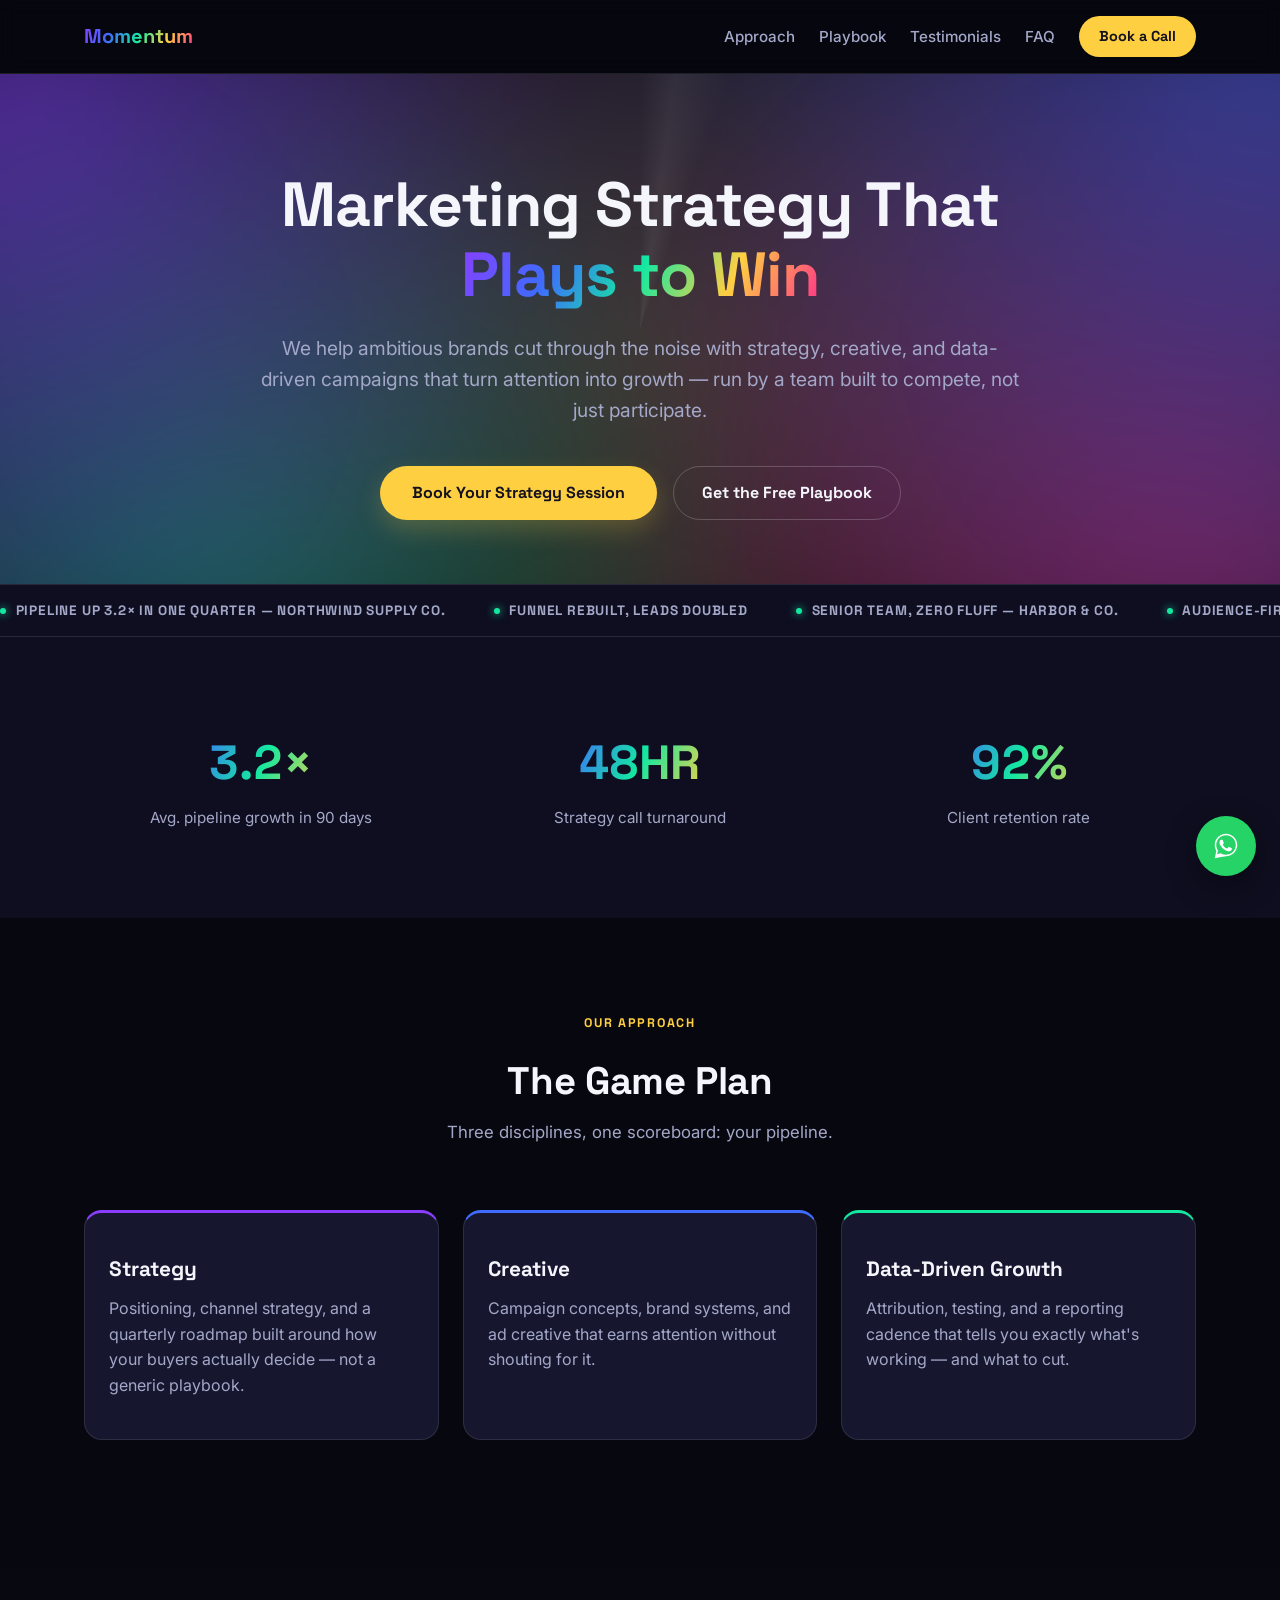
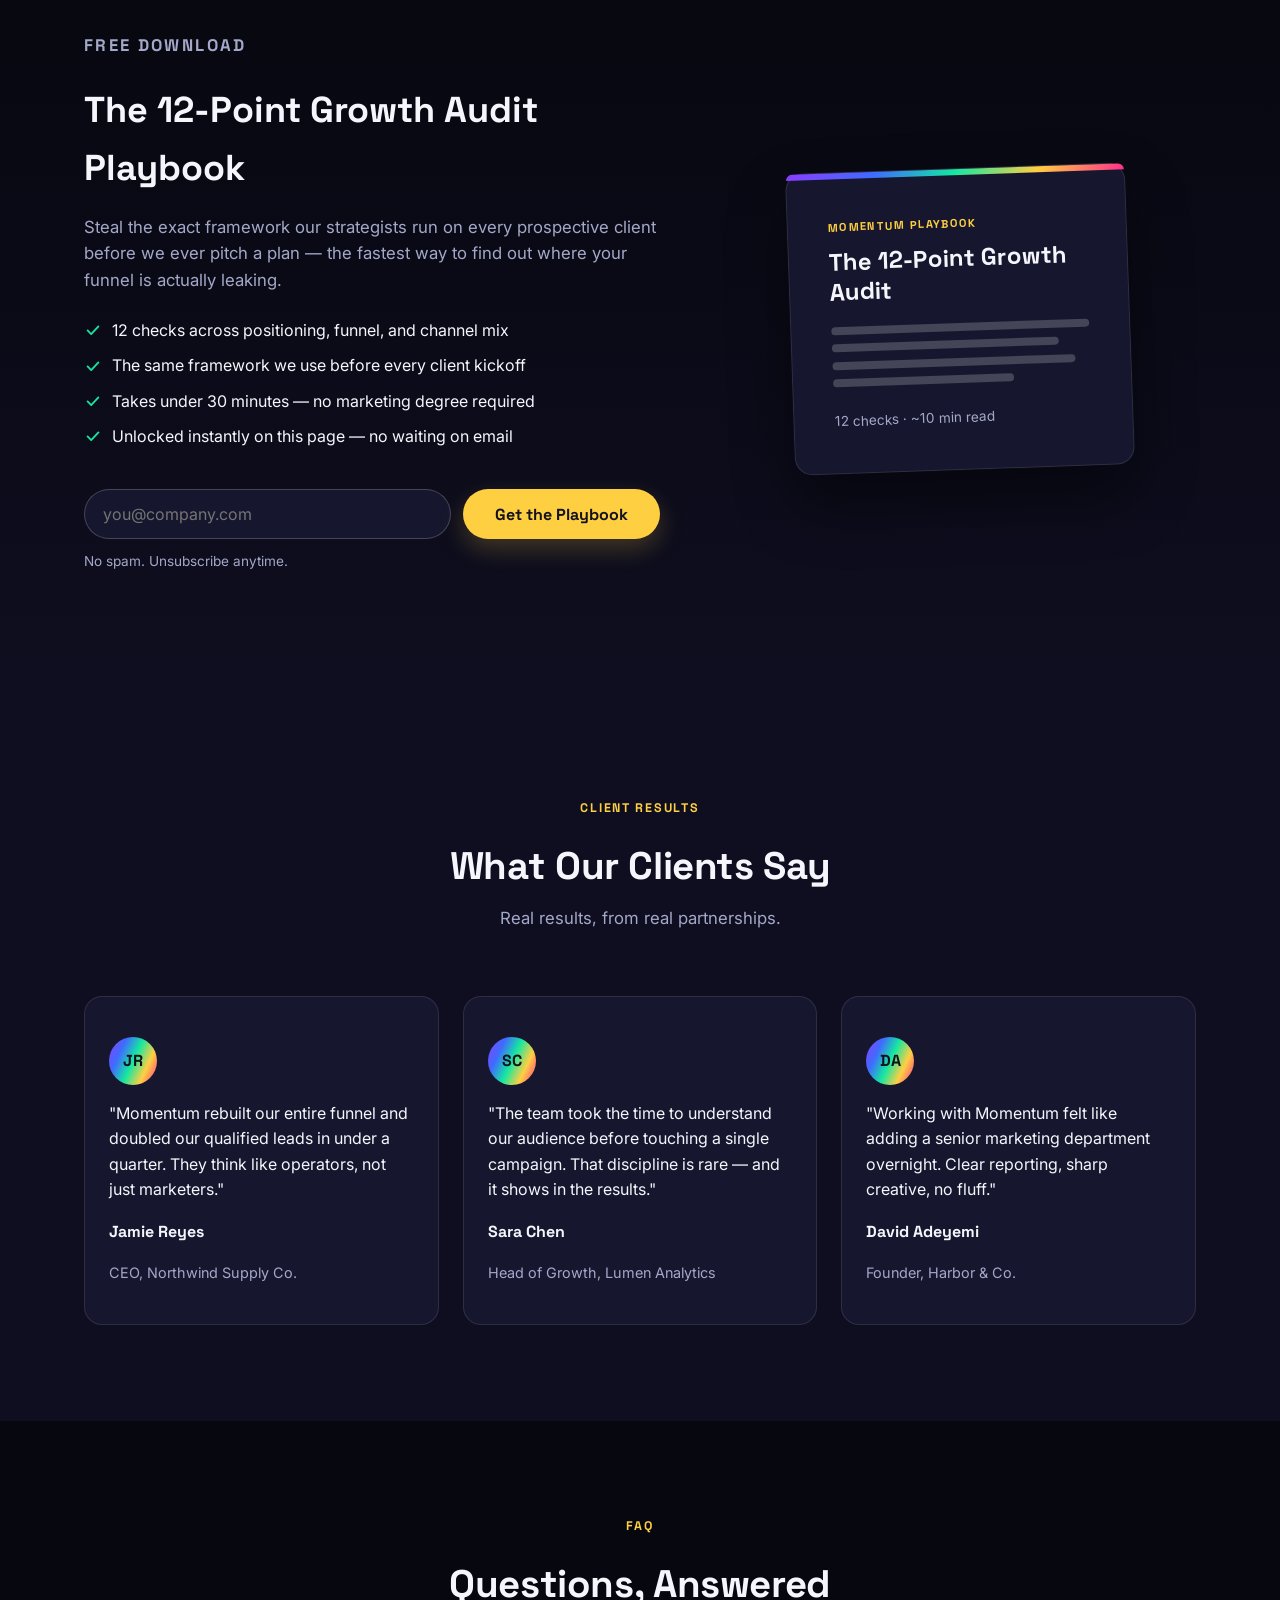
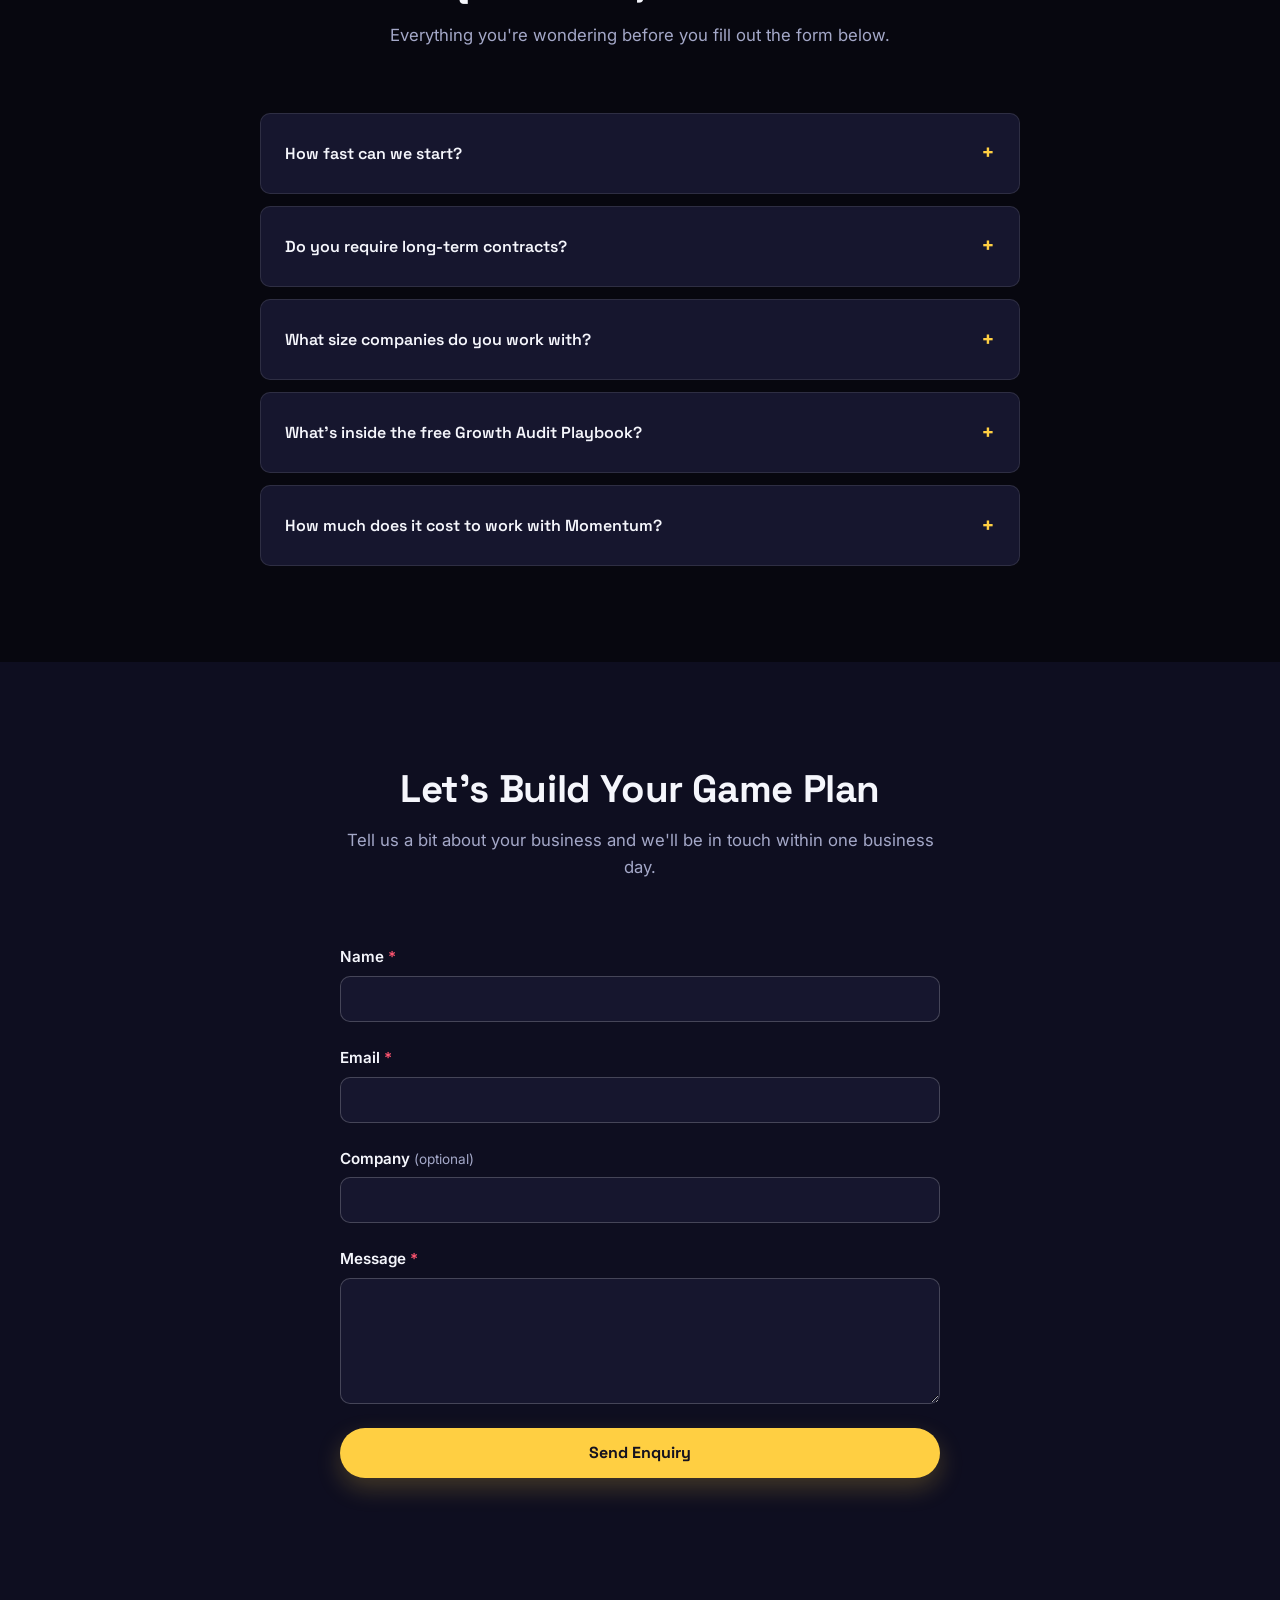
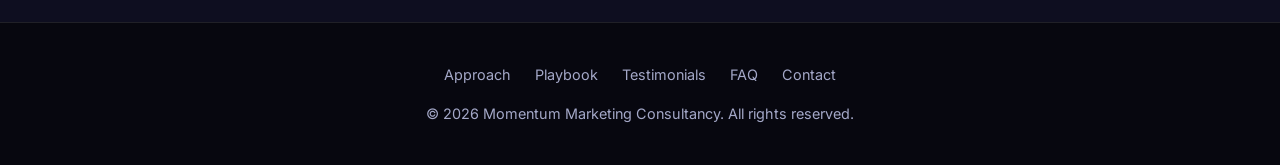
<file: index.html>
<!DOCTYPE html>
<html lang="en">
<head>
  <meta charset="UTF-8">
  <meta name="viewport" content="width=device-width, initial-scale=1.0">
  <title>Momentum Marketing Consultancy | Strategy &amp; Growth Marketing</title>
  <meta name="description" content="A marketing consultancy for ambitious brands — strategy, creative, and data-driven campaigns that turn attention into pipeline. Free growth audit inside.">
  <meta name="theme-color" content="#07070f">
  <link rel="icon" type="image/svg+xml" href="data:image/svg+xml,%3Csvg xmlns='http://www.w3.org/2000/svg' viewBox='0 0 32 32'%3E%3Crect width='32' height='32' rx='7' fill='%2307070f'/%3E%3Ctext x='16' y='23' font-family='Arial,sans-serif' font-weight='700' font-size='18' fill='%23ffcf42' text-anchor='middle'%3EM%3C/text%3E%3C/svg%3E">
  <link rel="canonical" href="https://chitraradhakrishnan0205-collab.github.io/marketing-website/">

  <meta property="og:type" content="website">
  <meta property="og:site_name" content="Momentum Marketing Consultancy">
  <meta property="og:title" content="Momentum Marketing Consultancy | Strategy &amp; Growth Marketing">
  <meta property="og:description" content="Strategy, creative, and data-driven campaigns that turn attention into pipeline. Get the free Growth Audit Playbook.">
  <meta property="og:url" content="https://chitraradhakrishnan0205-collab.github.io/marketing-website/">

  <meta name="twitter:card" content="summary">
  <meta name="twitter:title" content="Momentum Marketing Consultancy | Strategy &amp; Growth Marketing">
  <meta name="twitter:description" content="Strategy, creative, and data-driven campaigns that turn attention into pipeline. Get the free Growth Audit Playbook.">

  <link rel="preconnect" href="https://fonts.googleapis.com">
  <link rel="preconnect" href="https://fonts.gstatic.com" crossorigin>
  <link href="https://fonts.googleapis.com/css2?family=Inter:wght@400;500;600;700;800&family=Space+Grotesk:wght@500;700&display=swap" rel="stylesheet">
  <link rel="stylesheet" href="styles.css">

  <script type="application/ld+json">
  {
    "@context": "https://schema.org",
    "@type": "ProfessionalService",
    "name": "Momentum Marketing Consultancy",
    "description": "B2B marketing consultancy providing strategy, creative, and data-driven growth campaigns for ambitious mid-size brands.",
    "url": "https://chitraradhakrishnan0205-collab.github.io/marketing-website/",
    "areaServed": "Worldwide",
    "knowsAbout": ["Marketing strategy", "Brand creative", "Growth marketing", "Campaign attribution"]
  }
  </script>

  <script type="application/ld+json">
  {
    "@context": "https://schema.org",
    "@type": "FAQPage",
    "mainEntity": [
      {
        "@type": "Question",
        "name": "How fast can we start?",
        "acceptedAnswer": {
          "@type": "Answer",
          "text": "Most engagements kick off within a week of our first call — we skip the lengthy onboarding."
        }
      },
      {
        "@type": "Question",
        "name": "Do you require long-term contracts?",
        "acceptedAnswer": {
          "@type": "Answer",
          "text": "No. We work in 90-day sprints and earn the renewal every time — no multi-year lock-in."
        }
      },
      {
        "@type": "Question",
        "name": "What size companies do you work with?",
        "acceptedAnswer": {
          "@type": "Answer",
          "text": "Mid-size, founder-led brands that have outgrown founder-led marketing but aren't ready to build a full team in-house."
        }
      },
      {
        "@type": "Question",
        "name": "What's inside the free Growth Audit Playbook?",
        "acceptedAnswer": {
          "@type": "Answer",
          "text": "The exact 12-point framework we run on every prospective client before we ever pitch a strategy — funnel, messaging, and channel checks you can run yourself in under 30 minutes."
        }
      },
      {
        "@type": "Question",
        "name": "How much does it cost to work with Momentum?",
        "acceptedAnswer": {
          "@type": "Answer",
          "text": "Every engagement is scoped to your business. Tell us where you're stuck on the call and we'll follow up with a fixed-scope plan, not an hourly retainer."
        }
      }
    ]
  }
  </script>
</head>
<body>
  <a href="#home" class="skip-link">Skip to content</a>

  <nav class="navbar">
    <div class="nav-inner">
      <a href="#home" class="nav-brand">Momentum</a>
      <ul class="nav-links">
        <li><a href="#approach">Approach</a></li>
        <li><a href="#playbook">Playbook</a></li>
        <li><a href="#testimonials">Testimonials</a></li>
        <li><a href="#faq">FAQ</a></li>
        <li><a href="#contact" class="btn btn-primary nav-cta">Book a Call</a></li>
      </ul>
    </div>
  </nav>

  <section id="home" class="hero">
    <div class="hero-mesh" aria-hidden="true"></div>
    <div class="hero-sweep" aria-hidden="true"></div>
    <div class="hero-content">
      <h1>Marketing Strategy That <span class="accent">Plays to Win</span></h1>
      <p class="hero-subheadline">
        We help ambitious brands cut through the noise with strategy, creative, and
        data-driven campaigns that turn attention into growth — run by a team built
        to compete, not just participate.
      </p>
      <div class="cta-row">
        <a href="#contact" class="btn btn-primary hero-cta">Book Your Strategy Session</a>
        <a href="#playbook" class="btn btn-ghost">Get the Free Playbook</a>
      </div>
    </div>
  </section>

  <div class="ticker" aria-hidden="true">
    <div class="ticker-track">
      <span class="ticker-item"><span class="ticker-dot"></span>Pipeline up 3.2× in one quarter — Northwind Supply Co.</span>
      <span class="ticker-item"><span class="ticker-dot"></span>Funnel rebuilt, leads doubled</span>
      <span class="ticker-item"><span class="ticker-dot"></span>Senior team, zero fluff — Harbor &amp; Co.</span>
      <span class="ticker-item"><span class="ticker-dot"></span>Audience-first strategy, every time — Lumen Analytics</span>
      <span class="ticker-item"><span class="ticker-dot"></span>Pipeline up 3.2× in one quarter — Northwind Supply Co.</span>
      <span class="ticker-item"><span class="ticker-dot"></span>Funnel rebuilt, leads doubled</span>
      <span class="ticker-item"><span class="ticker-dot"></span>Senior team, zero fluff — Harbor &amp; Co.</span>
      <span class="ticker-item"><span class="ticker-dot"></span>Audience-first strategy, every time — Lumen Analytics</span>
    </div>
  </div>

  <section class="stats">
    <div class="stats-grid">
      <div class="stat-card">
        <p class="stat-number" data-count-to="3.2" data-decimals="1" data-suffix="×">0×</p>
        <p class="stat-label">Avg. pipeline growth in 90 days</p>
      </div>
      <div class="stat-card">
        <p class="stat-number" data-count-to="48" data-suffix="HR">0HR</p>
        <p class="stat-label">Strategy call turnaround</p>
      </div>
      <div class="stat-card">
        <p class="stat-number" data-count-to="92" data-suffix="%">0%</p>
        <p class="stat-label">Client retention rate</p>
      </div>
    </div>
  </section>

  <section id="approach" class="approach">
    <div class="section-inner">
      <div class="section-header">
        <p class="eyebrow">Our Approach</p>
        <h2 class="section-title">The Game Plan</h2>
        <p class="section-subtitle">Three disciplines, one scoreboard: your pipeline.</p>
      </div>

      <div class="approach-grid">
        <article class="approach-card">
          <h3>Strategy</h3>
          <p>Positioning, channel strategy, and a quarterly roadmap built around how your buyers actually decide — not a generic playbook.</p>
        </article>
        <article class="approach-card">
          <h3>Creative</h3>
          <p>Campaign concepts, brand systems, and ad creative that earns attention without shouting for it.</p>
        </article>
        <article class="approach-card">
          <h3>Data-Driven Growth</h3>
          <p>Attribution, testing, and a reporting cadence that tells you exactly what's working — and what to cut.</p>
        </article>
      </div>
    </div>
  </section>

  <section id="playbook" class="lead-magnet">
    <div class="lead-magnet-inner">
      <div class="lead-magnet-copy">
        <p class="eyebrow">Free Download</p>
        <h2>The 12-Point Growth Audit Playbook</h2>
        <p>Steal the exact framework our strategists run on every prospective client before we ever pitch a plan — the fastest way to find out where your funnel is actually leaking.</p>

        <ul class="lead-magnet-list">
          <li><svg width="18" height="18" viewBox="0 0 20 20" fill="none" aria-hidden="true"><path d="M4 10.5L8 14.5L16 6" stroke="currentColor" stroke-width="2" stroke-linecap="round" stroke-linejoin="round"/></svg>12 checks across positioning, funnel, and channel mix</li>
          <li><svg width="18" height="18" viewBox="0 0 20 20" fill="none" aria-hidden="true"><path d="M4 10.5L8 14.5L16 6" stroke="currentColor" stroke-width="2" stroke-linecap="round" stroke-linejoin="round"/></svg>The same framework we use before every client kickoff</li>
          <li><svg width="18" height="18" viewBox="0 0 20 20" fill="none" aria-hidden="true"><path d="M4 10.5L8 14.5L16 6" stroke="currentColor" stroke-width="2" stroke-linecap="round" stroke-linejoin="round"/></svg>Takes under 30 minutes — no marketing degree required</li>
          <li><svg width="18" height="18" viewBox="0 0 20 20" fill="none" aria-hidden="true"><path d="M4 10.5L8 14.5L16 6" stroke="currentColor" stroke-width="2" stroke-linecap="round" stroke-linejoin="round"/></svg>Unlocked instantly on this page — no waiting on email</li>
        </ul>

        <form id="lead-magnet-form" class="lead-form" novalidate>
          <label for="lead-email" class="visually-hidden">Email address</label>
          <input type="email" id="lead-email" name="email" placeholder="you@company.com" required>
          <button type="submit" class="btn btn-primary">Get the Playbook</button>
          <p class="lead-form-note">No spam. Unsubscribe anytime.</p>
          <p id="lead-form-status" class="lead-form-status" role="status" aria-live="polite"></p>
        </form>
      </div>

      <div class="playbook-cover" aria-hidden="true">
        <span class="playbook-eyebrow">Momentum Playbook</span>
        <h3>The 12-Point Growth Audit</h3>
        <div class="playbook-lines">
          <span></span>
          <span></span>
          <span></span>
          <span></span>
        </div>
        <p class="playbook-meta">12 checks · ~10 min read</p>
      </div>
    </div>
  </section>

  <section id="testimonials" class="testimonials">
    <div class="section-inner">
      <div class="section-header">
        <p class="eyebrow">Client Results</p>
        <h2 class="section-title">What Our Clients Say</h2>
        <p class="section-subtitle">Real results, from real partnerships.</p>
      </div>

      <div class="testimonial-grid">
        <article class="testimonial-card">
          <div class="avatar" aria-hidden="true">JR</div>
          <p class="quote">"Momentum rebuilt our entire funnel and doubled our qualified leads in under a quarter. They think like operators, not just marketers."</p>
          <p class="client-name">Jamie Reyes</p>
          <p class="client-role">CEO, Northwind Supply Co.</p>
        </article>

        <article class="testimonial-card">
          <div class="avatar" aria-hidden="true">SC</div>
          <p class="quote">"The team took the time to understand our audience before touching a single campaign. That discipline is rare — and it shows in the results."</p>
          <p class="client-name">Sara Chen</p>
          <p class="client-role">Head of Growth, Lumen Analytics</p>
        </article>

        <article class="testimonial-card">
          <div class="avatar" aria-hidden="true">DA</div>
          <p class="quote">"Working with Momentum felt like adding a senior marketing department overnight. Clear reporting, sharp creative, no fluff."</p>
          <p class="client-name">David Adeyemi</p>
          <p class="client-role">Founder, Harbor &amp; Co.</p>
        </article>
      </div>
    </div>
  </section>

  <section id="faq" class="faq">
    <div class="section-inner">
      <div class="section-header">
        <p class="eyebrow">FAQ</p>
        <h2 class="section-title">Questions, Answered</h2>
        <p class="section-subtitle">Everything you're wondering before you fill out the form below.</p>
      </div>

      <div class="faq-list">
        <details class="faq-item">
          <summary>How fast can we start?</summary>
          <p>Most engagements kick off within a week of our first call — we skip the lengthy onboarding.</p>
        </details>
        <details class="faq-item">
          <summary>Do you require long-term contracts?</summary>
          <p>No. We work in 90-day sprints and earn the renewal every time — no multi-year lock-in.</p>
        </details>
        <details class="faq-item">
          <summary>What size companies do you work with?</summary>
          <p>Mid-size, founder-led brands that have outgrown founder-led marketing but aren't ready to build a full team in-house.</p>
        </details>
        <details class="faq-item">
          <summary>What's inside the free Growth Audit Playbook?</summary>
          <p>The exact 12-point framework we run on every prospective client before we ever pitch a strategy — funnel, messaging, and channel checks you can run yourself in under 30 minutes.</p>
        </details>
        <details class="faq-item">
          <summary>How much does it cost to work with Momentum?</summary>
          <p>Every engagement is scoped to your business. Tell us where you're stuck on the call and we'll follow up with a fixed-scope plan, not an hourly retainer.</p>
        </details>
      </div>
    </div>
  </section>

  <section id="contact" class="contact">
    <div class="section-inner">
      <h2 class="section-title">Let's Build Your Game Plan</h2>
      <p class="section-subtitle">Tell us a bit about your business and we'll be in touch within one business day.</p>

      <form id="enquiry-form" class="enquiry-form" novalidate>
        <div class="form-row">
          <label for="name">Name <span class="required">*</span></label>
          <input type="text" id="name" name="name" required>
        </div>

        <div class="form-row">
          <label for="email">Email <span class="required">*</span></label>
          <input type="email" id="email" name="email" required>
        </div>

        <div class="form-row">
          <label for="company">Company <span class="optional">(optional)</span></label>
          <input type="text" id="company" name="company">
        </div>

        <div class="form-row">
          <label for="message">Message <span class="required">*</span></label>
          <textarea id="message" name="message" rows="5" required></textarea>
        </div>

        <button type="submit" class="btn btn-primary form-submit">Send Enquiry</button>

        <p id="form-status" class="form-status" role="status" aria-live="polite"></p>
      </form>
    </div>
  </section>

  <footer class="site-footer">
    <nav>
      <a href="#approach">Approach</a>
      <a href="#playbook">Playbook</a>
      <a href="#testimonials">Testimonials</a>
      <a href="#faq">FAQ</a>
      <a href="#contact">Contact</a>
    </nav>
    <p>&copy; 2026 Momentum Marketing Consultancy. All rights reserved.</p>
  </footer>

  <div class="whatsapp-widget">
    <div class="whatsapp-panel" id="whatsapp-panel" role="dialog" aria-label="Chat with us on WhatsApp" hidden>
      <div class="whatsapp-panel-header">
        <span class="whatsapp-panel-title">Chat with Momentum</span>
        <button type="button" class="whatsapp-panel-close" id="whatsapp-panel-close" aria-label="Close chat menu">&times;</button>
      </div>
      <p class="whatsapp-panel-subtitle">Pick a question to start on WhatsApp, or write your own.</p>
      <ul class="whatsapp-query-list">
        <li><a href="https://wa.me/6594770229?text=Hi%2C%20I%27d%20like%20to%20book%20a%20strategy%20call." target="_blank" rel="noopener">I'd like to book a strategy call</a></li>
        <li><a href="https://wa.me/6594770229?text=Hi%2C%20can%20you%20tell%20me%20more%20about%20your%20pricing%3F" target="_blank" rel="noopener">What's your pricing?</a></li>
        <li><a href="https://wa.me/6594770229?text=Hi%2C%20how%20fast%20can%20we%20get%20started%3F" target="_blank" rel="noopener">How fast can we get started?</a></li>
        <li><a href="https://wa.me/6594770229?text=Hi%2C%20I%20have%20a%20different%20question." target="_blank" rel="noopener">I have a different question</a></li>
      </ul>
    </div>
    <button type="button" class="whatsapp-fab" id="whatsapp-fab" aria-haspopup="dialog" aria-expanded="false" aria-controls="whatsapp-panel" aria-label="Chat with us on WhatsApp">
      <svg width="30" height="30" viewBox="0 0 32 32" fill="none" aria-hidden="true"><path fill="#fff" d="M16.02 3C9.4 3 4 8.38 4 15c0 2.24.62 4.34 1.7 6.14L4 29l8.06-1.66A11.94 11.94 0 0 0 16.02 27C22.64 27 28 21.62 28 15S22.64 3 16.02 3Z"/><path fill="#25D366" d="M16.02 4.6c-5.74 0-10.4 4.65-10.4 10.4 0 2.05.6 3.96 1.63 5.57l.26.4-1.02 3.73 3.83-1 .38.23a10.34 10.34 0 0 0 5.32 1.47c5.74 0 10.4-4.65 10.4-10.4 0-5.75-4.66-10.4-10.4-10.4Z"/><path fill="#fff" d="M12.4 9.85c-.24-.53-.5-.54-.73-.55h-.62c-.22 0-.57.08-.87.4-.3.32-1.14 1.11-1.14 2.72 0 1.6 1.17 3.15 1.33 3.37.16.22 2.26 3.62 5.58 4.93 2.76 1.09 3.32.87 3.92.82.6-.06 1.93-.79 2.2-1.55.27-.76.27-1.42.19-1.55-.08-.14-.3-.22-.62-.38-.32-.16-1.93-.95-2.23-1.06-.3-.11-.52-.16-.73.16-.22.32-.84 1.06-1.03 1.28-.19.22-.38.24-.7.08-.32-.16-1.35-.5-2.57-1.58-.95-.85-1.6-1.9-1.78-2.22-.19-.32-.02-.5.14-.66.14-.14.32-.38.48-.57.16-.19.22-.32.32-.54.11-.22.05-.4-.03-.57-.08-.16-.7-1.77-.98-2.4Z"/></svg>
    </button>
  </div>

  <script src="script.js" defer></script>
</body>
</html>
</file>
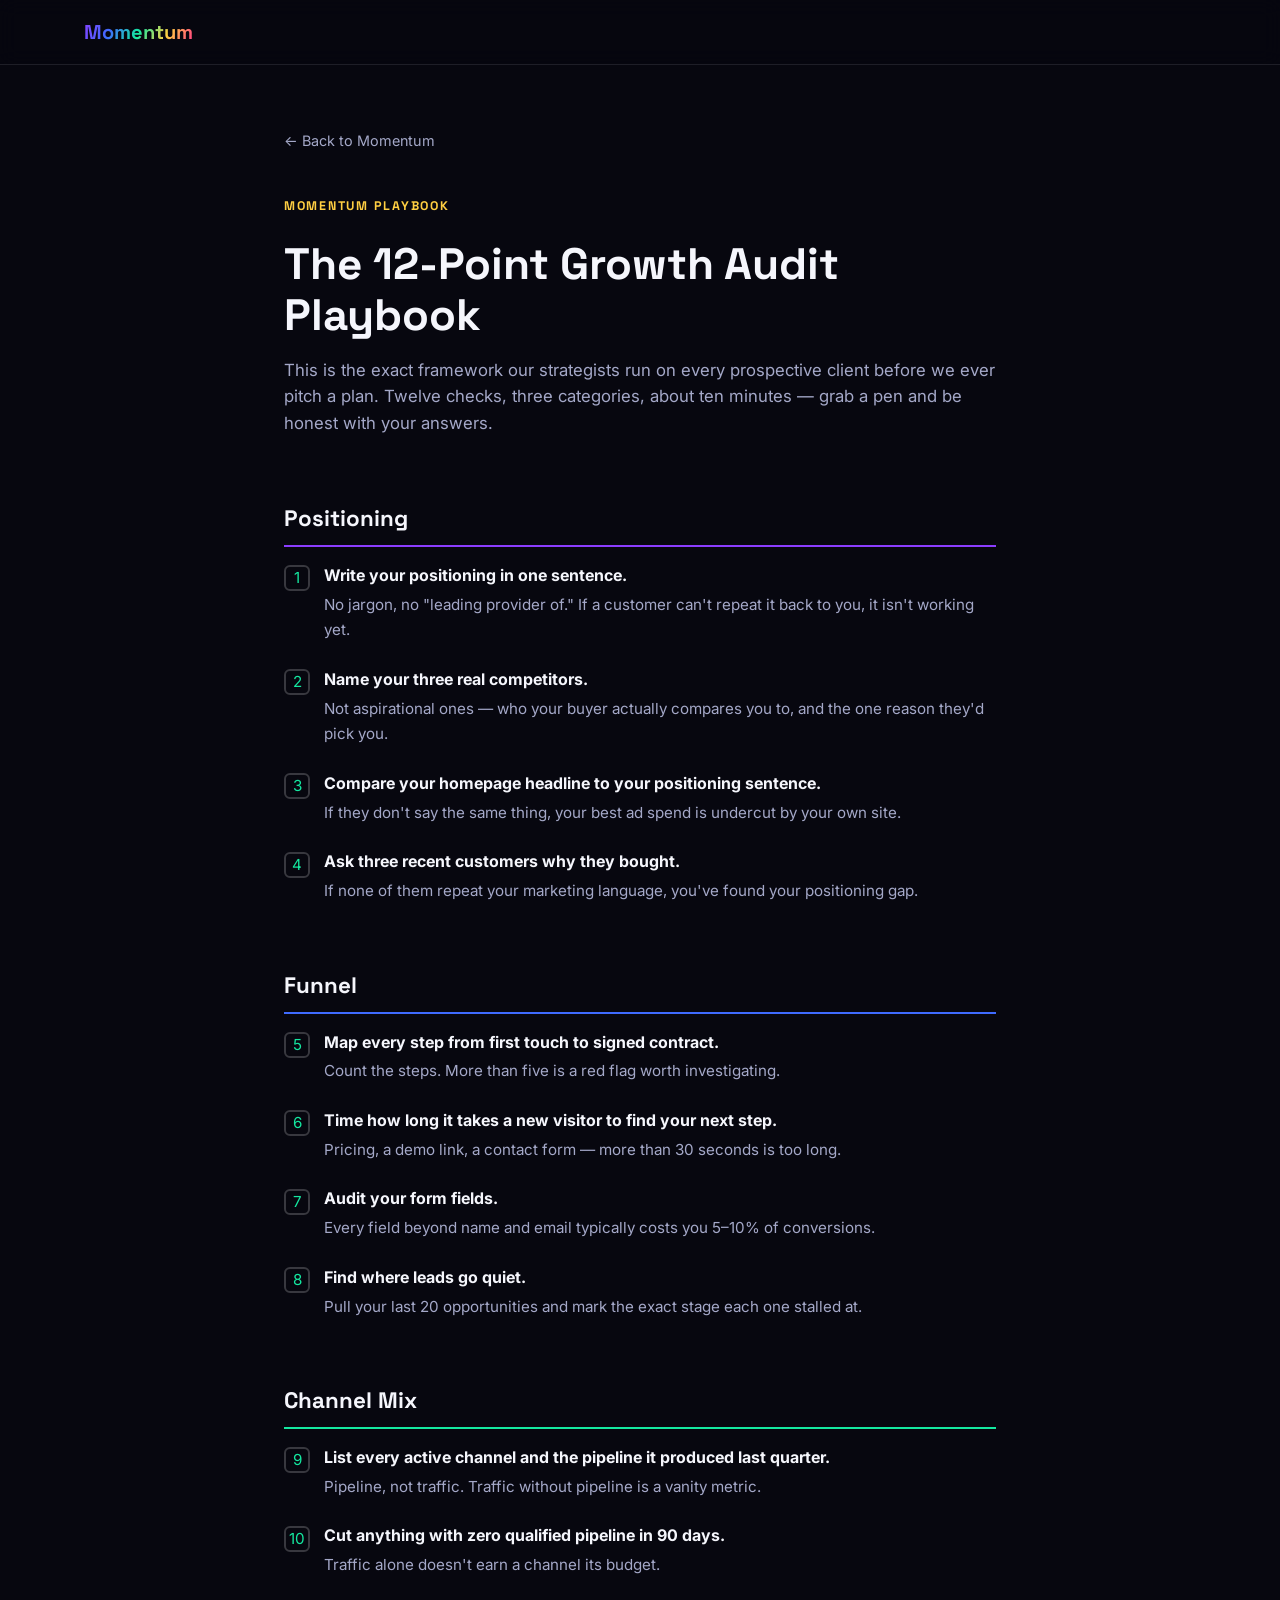
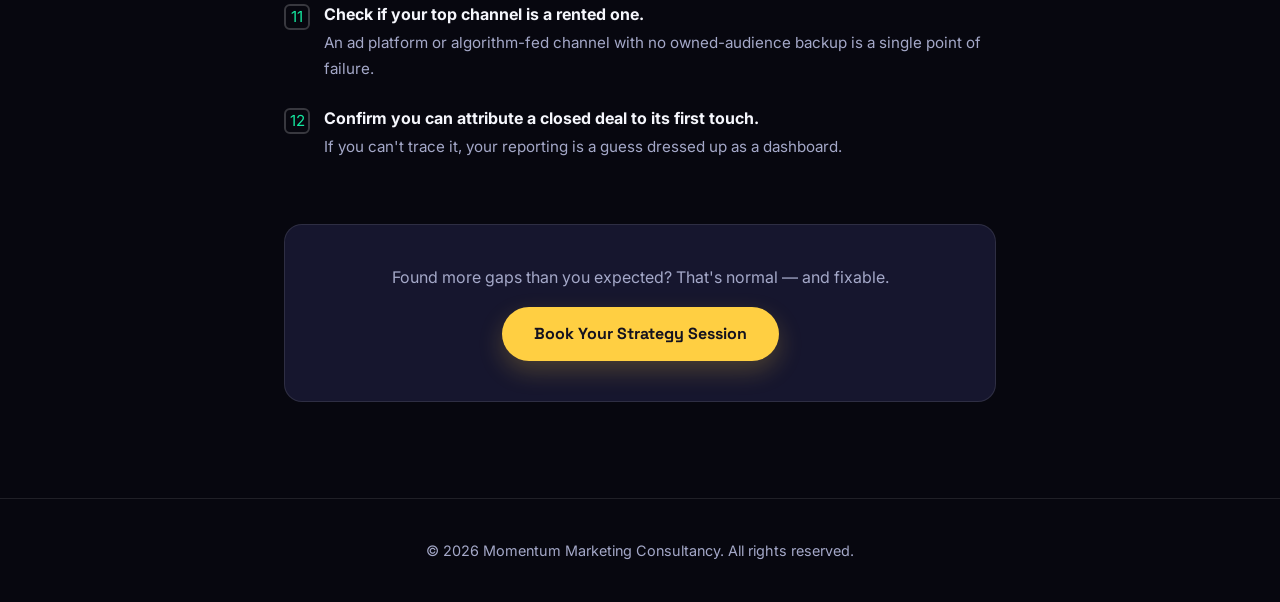
<file: playbook.html>
<!DOCTYPE html>
<html lang="en">
<head>
  <meta charset="UTF-8">
  <meta name="viewport" content="width=device-width, initial-scale=1.0">
  <title>The 12-Point Growth Audit Playbook | Momentum</title>
  <meta name="description" content="The exact 12-point growth audit Momentum runs on every prospective client — positioning, funnel, and channel-mix checks you can run yourself in under 30 minutes.">
  <meta name="robots" content="noindex, follow">
  <meta name="theme-color" content="#07070f">
  <link rel="icon" type="image/svg+xml" href="data:image/svg+xml,%3Csvg xmlns='http://www.w3.org/2000/svg' viewBox='0 0 32 32'%3E%3Crect width='32' height='32' rx='7' fill='%2307070f'/%3E%3Ctext x='16' y='23' font-family='Arial,sans-serif' font-weight='700' font-size='18' fill='%23ffcf42' text-anchor='middle'%3EM%3C/text%3E%3C/svg%3E">

  <link rel="preconnect" href="https://fonts.googleapis.com">
  <link rel="preconnect" href="https://fonts.gstatic.com" crossorigin>
  <link href="https://fonts.googleapis.com/css2?family=Inter:wght@400;500;600;700;800&family=Space+Grotesk:wght@500;700&display=swap" rel="stylesheet">
  <link rel="stylesheet" href="styles.css">
  <style>
    .playbook-page {
      max-width: 760px;
      margin: 0 auto;
      padding: var(--space-xl) var(--space-md) var(--space-xxl);
    }

    .playbook-back {
      display: block;
      color: var(--color-text-muted);
      font-size: 0.9rem;
      margin-bottom: var(--space-lg);
    }

    .playbook-back:hover {
      color: var(--c-gold);
    }

    .playbook-page h1 {
      font-family: var(--font-display);
      font-size: clamp(1.9rem, 4vw, 2.75rem);
      font-weight: 700;
      line-height: 1.15;
      margin: 0.4rem 0 var(--space-sm);
    }

    .playbook-intro {
      color: var(--color-text-muted);
      font-size: 1.05rem;
      margin-bottom: var(--space-xl);
    }

    .playbook-section {
      margin-bottom: var(--space-xl);
    }

    .playbook-section h2 {
      font-family: var(--font-display);
      font-size: 1.4rem;
      margin-bottom: var(--space-sm);
      padding-bottom: 0.5rem;
      border-bottom: 2px solid var(--card-accent, var(--c-gold));
    }

    .playbook-section:nth-of-type(1) h2 { --card-accent: var(--c-violet); }
    .playbook-section:nth-of-type(2) h2 { --card-accent: var(--c-blue); }
    .playbook-section:nth-of-type(3) h2 { --card-accent: var(--c-green); }

    .checklist {
      display: flex;
      flex-direction: column;
      gap: var(--space-md);
    }

    .checklist li {
      display: flex;
      gap: 0.9rem;
      align-items: flex-start;
    }

    .checklist .check-mark {
      flex-shrink: 0;
      width: 26px;
      height: 26px;
      border-radius: 6px;
      border: 2px solid var(--color-border-strong);
      display: flex;
      align-items: center;
      justify-content: center;
      color: var(--c-green);
      margin-top: 0.15rem;
    }

    .checklist strong {
      display: block;
      margin-bottom: 0.2rem;
    }

    .checklist span {
      color: var(--color-text-muted);
      font-size: 0.95rem;
    }

    .playbook-cta {
      text-align: center;
      padding: var(--space-lg);
      background: var(--color-bg-elevated);
      border: 1px solid var(--color-border);
      border-radius: var(--radius-lg);
    }

    .playbook-cta p {
      color: var(--color-text-muted);
      margin-bottom: var(--space-sm);
    }

    @media print {
      .navbar, .playbook-back, .playbook-cta, .site-footer {
        display: none;
      }

      body {
        background: #fff;
        color: #111;
      }

      .checklist .check-mark {
        border-color: #999;
        color: #111;
      }

      .playbook-section h2 {
        border-bottom-color: #999 !important;
      }
    }
  </style>
</head>
<body>
  <nav class="navbar">
    <div class="nav-inner">
      <a href="index.html" class="nav-brand">Momentum</a>
    </div>
  </nav>

  <main class="playbook-page">
    <a href="index.html" class="playbook-back">&larr; Back to Momentum</a>
    <p class="eyebrow">Momentum Playbook</p>
    <h1>The 12-Point Growth Audit Playbook</h1>
    <p class="playbook-intro">This is the exact framework our strategists run on every prospective client before we ever pitch a plan. Twelve checks, three categories, about ten minutes — grab a pen and be honest with your answers.</p>

    <section class="playbook-section">
      <h2>Positioning</h2>
      <ol class="checklist">
        <li>
          <span class="check-mark" aria-hidden="true">1</span>
          <div><strong>Write your positioning in one sentence.</strong><span>No jargon, no "leading provider of." If a customer can't repeat it back to you, it isn't working yet.</span></div>
        </li>
        <li>
          <span class="check-mark" aria-hidden="true">2</span>
          <div><strong>Name your three real competitors.</strong><span>Not aspirational ones — who your buyer actually compares you to, and the one reason they'd pick you.</span></div>
        </li>
        <li>
          <span class="check-mark" aria-hidden="true">3</span>
          <div><strong>Compare your homepage headline to your positioning sentence.</strong><span>If they don't say the same thing, your best ad spend is undercut by your own site.</span></div>
        </li>
        <li>
          <span class="check-mark" aria-hidden="true">4</span>
          <div><strong>Ask three recent customers why they bought.</strong><span>If none of them repeat your marketing language, you've found your positioning gap.</span></div>
        </li>
      </ol>
    </section>

    <section class="playbook-section">
      <h2>Funnel</h2>
      <ol class="checklist">
        <li>
          <span class="check-mark" aria-hidden="true">5</span>
          <div><strong>Map every step from first touch to signed contract.</strong><span>Count the steps. More than five is a red flag worth investigating.</span></div>
        </li>
        <li>
          <span class="check-mark" aria-hidden="true">6</span>
          <div><strong>Time how long it takes a new visitor to find your next step.</strong><span>Pricing, a demo link, a contact form — more than 30 seconds is too long.</span></div>
        </li>
        <li>
          <span class="check-mark" aria-hidden="true">7</span>
          <div><strong>Audit your form fields.</strong><span>Every field beyond name and email typically costs you 5–10% of conversions.</span></div>
        </li>
        <li>
          <span class="check-mark" aria-hidden="true">8</span>
          <div><strong>Find where leads go quiet.</strong><span>Pull your last 20 opportunities and mark the exact stage each one stalled at.</span></div>
        </li>
      </ol>
    </section>

    <section class="playbook-section">
      <h2>Channel Mix</h2>
      <ol class="checklist">
        <li>
          <span class="check-mark" aria-hidden="true">9</span>
          <div><strong>List every active channel and the pipeline it produced last quarter.</strong><span>Pipeline, not traffic. Traffic without pipeline is a vanity metric.</span></div>
        </li>
        <li>
          <span class="check-mark" aria-hidden="true">10</span>
          <div><strong>Cut anything with zero qualified pipeline in 90 days.</strong><span>Traffic alone doesn't earn a channel its budget.</span></div>
        </li>
        <li>
          <span class="check-mark" aria-hidden="true">11</span>
          <div><strong>Check if your top channel is a rented one.</strong><span>An ad platform or algorithm-fed channel with no owned-audience backup is a single point of failure.</span></div>
        </li>
        <li>
          <span class="check-mark" aria-hidden="true">12</span>
          <div><strong>Confirm you can attribute a closed deal to its first touch.</strong><span>If you can't trace it, your reporting is a guess dressed up as a dashboard.</span></div>
        </li>
      </ol>
    </section>

    <div class="playbook-cta">
      <p>Found more gaps than you expected? That's normal — and fixable.</p>
      <a href="index.html#contact" class="btn btn-primary">Book Your Strategy Session</a>
    </div>
  </main>

  <footer class="site-footer">
    <p>&copy; 2026 Momentum Marketing Consultancy. All rights reserved.</p>
  </footer>
</body>
</html>
</file>
<file: styles.css>
:root {
  /* Base surfaces — night-match dark, not pure black */
  --color-bg: #07070f;
  --color-bg-alt: #0e0e20;
  --color-bg-elevated: #16162e;
  --color-text: #f5f6fc;
  --color-text-muted: #a4a8c8;
  --color-border: rgba(255, 255, 255, 0.1);
  --color-border-strong: rgba(255, 255, 255, 0.2);

  /* Tournament palette — used as accents and gradient stops, not flooded everywhere */
  --c-violet: #8b3dff;
  --c-blue: #3f6bff;
  --c-green: #14e8a0;
  --c-gold: #ffcf42;
  --c-orange: #ff8a3d;
  --c-magenta: #ff2f8a;

  --gradient-brand: linear-gradient(115deg, var(--c-violet) 0%, var(--c-blue) 26%, var(--c-green) 50%, var(--c-gold) 74%, var(--c-magenta) 100%);

  --color-primary: var(--c-gold);
  --color-primary-ink: #14121f;
  --color-success: var(--c-green);
  --color-error: #ff5470;

  --font-display: 'Space Grotesk', 'Inter', -apple-system, BlinkMacSystemFont, 'Segoe UI', sans-serif;
  --font-family: 'Inter', -apple-system, BlinkMacSystemFont, 'Segoe UI', sans-serif;

  --space-xs: 0.5rem;
  --space-sm: 1rem;
  --space-md: 1.5rem;
  --space-lg: 2.5rem;
  --space-xl: 4rem;
  --space-xxl: 6rem;

  --radius: 10px;
  --radius-lg: 18px;
  --radius-full: 999px;
  --max-width: 1160px;
}

* {
  box-sizing: border-box;
  margin: 0;
  padding: 0;
}

html {
  scroll-behavior: smooth;
}

body {
  font-family: var(--font-family);
  color: var(--color-text);
  background: var(--color-bg);
  line-height: 1.6;
  -webkit-font-smoothing: antialiased;
}

a {
  color: inherit;
  text-decoration: none;
}

ul {
  list-style: none;
}

img {
  max-width: 100%;
  display: block;
}

:focus-visible {
  outline: 2px solid var(--c-gold);
  outline-offset: 3px;
}

.skip-link {
  position: absolute;
  left: -9999px;
  top: 0;
  z-index: 200;
  background: var(--c-gold);
  color: var(--color-primary-ink);
  font-weight: 700;
  padding: 0.75rem 1.25rem;
  border-radius: 0 0 var(--radius) 0;
}

.skip-link:focus {
  left: 0;
}

.section-inner {
  max-width: var(--max-width);
  margin: 0 auto;
  padding: var(--space-xxl) var(--space-md);
}

.eyebrow {
  display: inline-block;
  font-family: var(--font-display);
  font-size: 0.78rem;
  font-weight: 700;
  letter-spacing: 0.14em;
  text-transform: uppercase;
  color: var(--c-gold);
  margin-bottom: var(--space-sm);
}

.section-header .eyebrow {
  display: block;
  text-align: center;
}

.visually-hidden {
  position: absolute;
  width: 1px;
  height: 1px;
  padding: 0;
  margin: -1px;
  overflow: hidden;
  clip: rect(0, 0, 0, 0);
  white-space: nowrap;
  border: 0;
}

.section-title {
  font-family: var(--font-display);
  font-size: clamp(1.75rem, 3vw, 2.5rem);
  font-weight: 700;
  letter-spacing: -0.01em;
  text-align: center;
  margin-bottom: var(--space-xs);
}

.section-subtitle {
  text-align: center;
  color: var(--color-text-muted);
  font-size: 1.05rem;
  max-width: 620px;
  margin: 0 auto var(--space-xl);
}

.section-header {
  text-align: center;
}

/* Buttons */
.btn {
  display: inline-flex;
  align-items: center;
  justify-content: center;
  gap: 0.5rem;
  border: none;
  border-radius: var(--radius-full);
  font-family: var(--font-display);
  font-weight: 700;
  font-size: 1rem;
  cursor: pointer;
  transition: transform 0.15s ease, box-shadow 0.15s ease, background 0.15s ease, border-color 0.15s ease;
}

.btn-primary {
  background: var(--c-gold);
  color: var(--color-primary-ink);
  padding: 0.9rem 2rem;
  box-shadow: 0 10px 24px rgba(255, 207, 66, 0.22);
}

.btn-primary:hover {
  transform: translateY(-2px);
  box-shadow: 0 14px 30px rgba(255, 207, 66, 0.3);
}

.btn-primary:disabled {
  opacity: 0.7;
  cursor: not-allowed;
  transform: none;
}

.btn-ghost {
  background: transparent;
  color: var(--color-text);
  border: 1px solid var(--color-border-strong);
  padding: 0.85rem 1.75rem;
}

.btn-ghost:hover {
  border-color: var(--c-gold);
  color: var(--c-gold);
  transform: translateY(-2px);
}

.cta-row {
  display: flex;
  flex-wrap: wrap;
  gap: var(--space-sm);
  justify-content: center;
}

/* Navbar */
.navbar {
  position: sticky;
  top: 0;
  z-index: 100;
  background: rgba(7, 7, 15, 0.85);
  backdrop-filter: blur(10px);
  border-bottom: 1px solid var(--color-border);
}

.nav-inner {
  max-width: var(--max-width);
  margin: 0 auto;
  padding: var(--space-sm) var(--space-md);
  display: flex;
  align-items: center;
  justify-content: space-between;
  flex-wrap: wrap;
  gap: var(--space-sm);
}

.nav-brand {
  font-family: var(--font-display);
  font-weight: 700;
  font-size: 1.25rem;
  background: var(--gradient-brand);
  -webkit-background-clip: text;
  background-clip: text;
  color: transparent;
}

.nav-links {
  display: flex;
  align-items: center;
  gap: var(--space-md);
  flex-wrap: wrap;
}

.nav-links a:not(.btn) {
  font-weight: 500;
  font-size: 0.95rem;
  color: var(--color-text-muted);
  transition: color 0.15s ease;
}

.nav-links a:not(.btn):hover {
  color: var(--color-text);
}

.nav-cta {
  padding: 0.55rem 1.25rem;
  font-size: 0.9rem;
  box-shadow: none;
}

/* Hero */
.hero {
  position: relative;
  overflow: hidden;
  display: flex;
  flex-direction: column;
  align-items: center;
  text-align: center;
  padding: var(--space-xxl) var(--space-md) 0;
  background: var(--color-bg);
}

.hero-mesh {
  position: absolute;
  inset: -20%;
  background:
    radial-gradient(circle at 15% 20%, rgba(139, 61, 255, 0.55), transparent 42%),
    radial-gradient(circle at 85% 15%, rgba(63, 107, 255, 0.5), transparent 45%),
    radial-gradient(circle at 25% 85%, rgba(20, 232, 160, 0.4), transparent 42%),
    radial-gradient(circle at 80% 80%, rgba(255, 47, 138, 0.45), transparent 45%),
    radial-gradient(circle at 50% 50%, rgba(255, 207, 66, 0.18), transparent 55%);
  filter: blur(60px);
  animation: meshDrift 22s ease-in-out infinite alternate;
  z-index: 0;
}

.hero-sweep {
  position: absolute;
  inset: -50%;
  background: conic-gradient(from 0deg, transparent 0deg, rgba(255, 255, 255, 0.06) 8deg, transparent 20deg, transparent 360deg);
  animation: sweepRotate 14s linear infinite;
  z-index: 0;
}

@keyframes meshDrift {
  0% { transform: translate(-2%, -1%) scale(1); }
  100% { transform: translate(2%, 3%) scale(1.08); }
}

@keyframes sweepRotate {
  to { transform: rotate(360deg); }
}

.hero-content {
  position: relative;
  z-index: 1;
  max-width: 760px;
  padding-bottom: var(--space-xl);
}

.hero h1 {
  font-family: var(--font-display);
  font-size: clamp(2.25rem, 5.2vw, 3.9rem);
  font-weight: 700;
  line-height: 1.12;
  letter-spacing: -0.015em;
  margin-bottom: var(--space-md);
}

.hero h1 .accent {
  background: var(--gradient-brand);
  -webkit-background-clip: text;
  background-clip: text;
  color: transparent;
}

.hero-subheadline {
  font-size: clamp(1rem, 2vw, 1.2rem);
  color: var(--color-text-muted);
  margin-bottom: var(--space-lg);
}

/* Scoreboard ticker — signature element */
.ticker {
  position: relative;
  z-index: 1;
  width: 100%;
  overflow: hidden;
  background: var(--color-bg-alt);
  border-top: 1px solid var(--color-border);
  border-bottom: 1px solid var(--color-border);
  padding: 0.9rem 0;
}

.ticker-track {
  display: flex;
  width: max-content;
  gap: 3rem;
  animation: tickerScroll 32s linear infinite;
}

.ticker:hover .ticker-track {
  animation-play-state: paused;
}

.ticker-item {
  display: inline-flex;
  align-items: center;
  gap: 0.6rem;
  font-family: var(--font-display);
  font-size: 0.85rem;
  font-weight: 700;
  letter-spacing: 0.06em;
  text-transform: uppercase;
  color: var(--color-text-muted);
  white-space: nowrap;
}

.ticker-dot {
  width: 6px;
  height: 6px;
  border-radius: 50%;
  background: var(--c-green);
  box-shadow: 0 0 8px var(--c-green);
}

@keyframes tickerScroll {
  from { transform: translateX(0); }
  to { transform: translateX(-50%); }
}

/* Stat scoreboard */
.stats {
  background: var(--color-bg-alt);
}

.stats-grid {
  display: grid;
  grid-template-columns: 1fr;
  gap: var(--space-md);
  max-width: var(--max-width);
  margin: 0 auto;
  padding: var(--space-xl) var(--space-md);
}

@media (min-width: 768px) {
  .stats-grid {
    grid-template-columns: repeat(3, 1fr);
  }
}

.stat-card {
  text-align: center;
  padding: var(--space-md);
}

.stat-number {
  font-family: var(--font-display);
  font-size: clamp(2.25rem, 5vw, 3rem);
  font-weight: 700;
  font-variant-numeric: tabular-nums;
  background: var(--gradient-brand);
  -webkit-background-clip: text;
  background-clip: text;
  color: transparent;
}

.stat-label {
  color: var(--color-text-muted);
  font-size: 0.95rem;
  margin-top: 0.25rem;
}

/* Approach ("The Game Plan") */
.approach-grid {
  display: grid;
  grid-template-columns: 1fr;
  gap: var(--space-md);
}

@media (min-width: 768px) {
  .approach-grid {
    grid-template-columns: repeat(3, 1fr);
  }
}

.approach-card {
  background: var(--color-bg-elevated);
  border: 1px solid var(--color-border);
  border-top: 3px solid var(--card-accent, var(--c-gold));
  border-radius: var(--radius-lg);
  padding: var(--space-lg) var(--space-md);
  transition: transform 0.2s ease, box-shadow 0.2s ease;
}

.approach-card:hover {
  transform: translateY(-6px);
  box-shadow: 0 20px 40px rgba(0, 0, 0, 0.35);
}

.approach-card:nth-child(1) { --card-accent: var(--c-violet); }
.approach-card:nth-child(2) { --card-accent: var(--c-blue); }
.approach-card:nth-child(3) { --card-accent: var(--c-green); }

.approach-card h3 {
  font-family: var(--font-display);
  font-size: 1.3rem;
  margin-bottom: 0.6rem;
}

.approach-card p {
  color: var(--color-text-muted);
}

/* Lead magnet */
.lead-magnet {
  background: linear-gradient(180deg, var(--color-bg) 0%, var(--color-bg-alt) 100%);
}

.lead-magnet-inner {
  max-width: var(--max-width);
  margin: 0 auto;
  padding: var(--space-xxl) var(--space-md);
  display: grid;
  grid-template-columns: 1fr;
  gap: var(--space-xl);
  align-items: center;
}

@media (min-width: 900px) {
  .lead-magnet-inner {
    grid-template-columns: 1.1fr 0.9fr;
  }
}

.lead-magnet-copy h2 {
  font-family: var(--font-display);
  font-size: clamp(1.6rem, 3vw, 2.25rem);
  font-weight: 700;
  margin-bottom: var(--space-sm);
  text-align: left;
}

.lead-magnet-copy > p {
  color: var(--color-text-muted);
  margin-bottom: var(--space-md);
  font-size: 1.05rem;
}

.lead-magnet-list {
  display: flex;
  flex-direction: column;
  gap: 0.6rem;
  margin-bottom: var(--space-lg);
}

.lead-magnet-list li {
  display: flex;
  align-items: flex-start;
  gap: 0.6rem;
  color: var(--color-text);
}

.lead-magnet-list svg {
  flex-shrink: 0;
  margin-top: 0.2rem;
  color: var(--c-green);
}

.lead-form {
  display: flex;
  flex-wrap: wrap;
  gap: 0.75rem;
}

.lead-form input[type="email"] {
  flex: 1 1 220px;
  font-family: inherit;
  font-size: 1rem;
  padding: 0.85rem 1.1rem;
  border: 1px solid var(--color-border-strong);
  border-radius: var(--radius-full);
  background: var(--color-bg-elevated);
  color: var(--color-text);
}

.lead-form input[type="email"]:focus {
  outline: none;
  border-color: var(--c-gold);
  box-shadow: 0 0 0 3px rgba(255, 207, 66, 0.18);
}

.lead-form input.invalid {
  border-color: var(--color-error);
}

.lead-form-note {
  width: 100%;
  font-size: 0.85rem;
  color: var(--color-text-muted);
}

.lead-form-status {
  width: 100%;
  font-weight: 500;
  min-height: 1.4em;
}

.lead-form-status.success { color: var(--color-success); }
.lead-form-status.error { color: var(--color-error); }

.lead-form-status a {
  color: var(--c-gold);
  text-decoration: underline;
  font-weight: 700;
}

/* Playbook cover mock */
.playbook-cover {
  position: relative;
  background: var(--color-bg-elevated);
  border: 1px solid var(--color-border);
  border-radius: var(--radius-lg);
  padding: var(--space-lg);
  max-width: 340px;
  margin: 0 auto;
  box-shadow: 0 30px 60px rgba(0, 0, 0, 0.45);
  transform: rotate(-2deg);
}

.playbook-cover::before {
  content: "";
  position: absolute;
  top: 0;
  left: 0;
  right: 0;
  height: 6px;
  border-radius: var(--radius-lg) var(--radius-lg) 0 0;
  background: var(--gradient-brand);
}

.playbook-cover .playbook-eyebrow {
  font-family: var(--font-display);
  font-size: 0.7rem;
  font-weight: 700;
  letter-spacing: 0.12em;
  text-transform: uppercase;
  color: var(--c-gold);
}

.playbook-cover h3 {
  font-family: var(--font-display);
  font-size: 1.5rem;
  margin: 0.5rem 0 1.25rem;
  line-height: 1.25;
}

.playbook-lines {
  display: flex;
  flex-direction: column;
  gap: 0.6rem;
}

.playbook-lines span {
  display: block;
  height: 8px;
  border-radius: 4px;
  background: var(--color-border-strong);
}

.playbook-lines span:nth-child(1) { width: 100%; }
.playbook-lines span:nth-child(2) { width: 88%; }
.playbook-lines span:nth-child(3) { width: 94%; }
.playbook-lines span:nth-child(4) { width: 70%; }

.playbook-meta {
  margin-top: var(--space-md);
  color: var(--color-text-muted);
  font-size: 0.85rem;
}

/* Testimonials */
.testimonials {
  background: var(--color-bg-alt);
}

.testimonial-grid {
  display: grid;
  grid-template-columns: 1fr;
  gap: var(--space-md);
}

@media (min-width: 768px) {
  .testimonial-grid {
    grid-template-columns: repeat(3, 1fr);
  }
}

.testimonial-card {
  background: var(--color-bg-elevated);
  border: 1px solid var(--color-border);
  border-radius: var(--radius-lg);
  padding: var(--space-lg) var(--space-md);
  display: flex;
  flex-direction: column;
  gap: var(--space-sm);
  transition: transform 0.2s ease, box-shadow 0.2s ease;
}

.testimonial-card:hover {
  transform: translateY(-6px);
  box-shadow: 0 20px 40px rgba(0, 0, 0, 0.35);
}

.avatar {
  width: 48px;
  height: 48px;
  border-radius: 50%;
  background: var(--gradient-brand);
  color: #10101f;
  font-weight: 700;
  font-family: var(--font-display);
  display: flex;
  align-items: center;
  justify-content: center;
}

.quote {
  color: var(--color-text);
  flex-grow: 1;
}

.client-name {
  font-weight: 700;
  font-family: var(--font-display);
}

.client-role {
  color: var(--color-text-muted);
  font-size: 0.9rem;
}

/* FAQ */
.faq-list {
  max-width: 760px;
  margin: 0 auto;
  display: flex;
  flex-direction: column;
  gap: 0.75rem;
}

.faq-item {
  background: var(--color-bg-elevated);
  border: 1px solid var(--color-border);
  border-radius: var(--radius);
  padding: 0.25rem var(--space-md);
}

.faq-item summary {
  cursor: pointer;
  list-style: none;
  padding: 1.1rem 0;
  font-family: var(--font-display);
  font-weight: 600;
  display: flex;
  align-items: center;
  justify-content: space-between;
  gap: var(--space-sm);
}

.faq-item summary::-webkit-details-marker {
  display: none;
}

.faq-item summary::after {
  content: "+";
  font-size: 1.4rem;
  color: var(--c-gold);
  transition: transform 0.2s ease;
  flex-shrink: 0;
}

.faq-item[open] summary::after {
  transform: rotate(45deg);
}

.faq-item p {
  color: var(--color-text-muted);
  padding-bottom: 1.1rem;
}

/* Contact / Form */
.contact {
  background: var(--color-bg-alt);
}

.enquiry-form {
  max-width: 600px;
  margin: 0 auto;
  display: flex;
  flex-direction: column;
  gap: var(--space-md);
}

.form-row {
  display: flex;
  flex-direction: column;
  gap: 0.4rem;
}

.form-row label {
  font-weight: 600;
  font-size: 0.95rem;
}

.required {
  color: var(--color-error);
}

.optional {
  color: var(--color-text-muted);
  font-weight: 400;
  font-size: 0.85rem;
}

.form-row input,
.form-row textarea {
  font-family: inherit;
  font-size: 1rem;
  padding: 0.75rem 1rem;
  border: 1px solid var(--color-border-strong);
  border-radius: var(--radius);
  background: var(--color-bg-elevated);
  color: var(--color-text);
  transition: border-color 0.15s ease, box-shadow 0.15s ease;
}

.form-row input:focus,
.form-row textarea:focus {
  outline: none;
  border-color: var(--c-gold);
  box-shadow: 0 0 0 3px rgba(255, 207, 66, 0.18);
}

.form-row input.invalid,
.form-row textarea.invalid {
  border-color: var(--color-error);
}

.form-submit {
  width: 100%;
}

.form-status {
  text-align: center;
  font-weight: 500;
  min-height: 1.5em;
}

.form-status.success {
  color: var(--color-success);
}

.form-status.error {
  color: var(--color-error);
}

/* Footer */
.site-footer {
  text-align: center;
  padding: var(--space-lg) var(--space-md);
  color: var(--color-text-muted);
  font-size: 0.9rem;
  border-top: 1px solid var(--color-border);
}

.site-footer nav {
  display: flex;
  justify-content: center;
  gap: var(--space-md);
  margin-bottom: var(--space-sm);
  flex-wrap: wrap;
}

.site-footer nav a:hover {
  color: var(--color-text);
}

/* WhatsApp floating widget */
.whatsapp-widget {
  position: fixed;
  right: var(--space-md);
  bottom: var(--space-md);
  z-index: 60;
  display: flex;
  flex-direction: column;
  align-items: flex-end;
  gap: var(--space-sm);
}

.whatsapp-fab {
  width: 60px;
  height: 60px;
  border-radius: var(--radius-full);
  border: none;
  background: #25d366;
  display: flex;
  align-items: center;
  justify-content: center;
  cursor: pointer;
  box-shadow: 0 10px 30px rgba(0, 0, 0, 0.4);
  transition: transform 0.2s ease, box-shadow 0.2s ease;
}

.whatsapp-fab:hover {
  transform: scale(1.06);
  box-shadow: 0 14px 36px rgba(0, 0, 0, 0.5);
}

.whatsapp-panel {
  width: min(300px, calc(100vw - 2.5rem));
  background: var(--color-bg-elevated);
  border: 1px solid var(--color-border);
  border-radius: var(--radius-lg);
  box-shadow: 0 20px 50px rgba(0, 0, 0, 0.5);
  padding: var(--space-sm);
  animation: whatsapp-panel-in 0.2s ease;
}

@keyframes whatsapp-panel-in {
  from {
    opacity: 0;
    transform: translateY(8px);
  }
  to {
    opacity: 1;
    transform: translateY(0);
  }
}

.whatsapp-panel-header {
  display: flex;
  align-items: center;
  justify-content: space-between;
  gap: var(--space-sm);
  margin-bottom: 0.25rem;
}

.whatsapp-panel-title {
  font-family: var(--font-display);
  font-weight: 700;
  color: var(--color-text);
}

.whatsapp-panel-close {
  background: none;
  border: none;
  color: var(--color-text-muted);
  font-size: 1.4rem;
  line-height: 1;
  cursor: pointer;
  padding: 0.1rem 0.3rem;
}

.whatsapp-panel-close:hover {
  color: var(--color-text);
}

.whatsapp-panel-subtitle {
  color: var(--color-text-muted);
  font-size: 0.85rem;
  margin-bottom: var(--space-sm);
}

.whatsapp-query-list {
  list-style: none;
  display: flex;
  flex-direction: column;
  gap: 0.5rem;
}

.whatsapp-query-list a {
  display: block;
  padding: 0.65rem 0.85rem;
  border: 1px solid var(--color-border);
  border-radius: var(--radius);
  color: var(--color-text);
  font-size: 0.9rem;
  transition: border-color 0.2s ease, background 0.2s ease;
}

.whatsapp-query-list a:hover {
  border-color: #25d366;
  background: rgba(37, 211, 102, 0.1);
}

/* Reduced motion */
@media (prefers-reduced-motion: reduce) {
  html {
    scroll-behavior: auto;
  }

  .hero-mesh,
  .hero-sweep,
  .ticker-track,
  .whatsapp-panel {
    animation: none;
  }

  .ticker-track {
    flex-wrap: wrap;
    width: 100%;
  }

  .btn,
  .approach-card,
  .testimonial-card,
  .whatsapp-panel {
    transition: none;
  }
}
</file>
